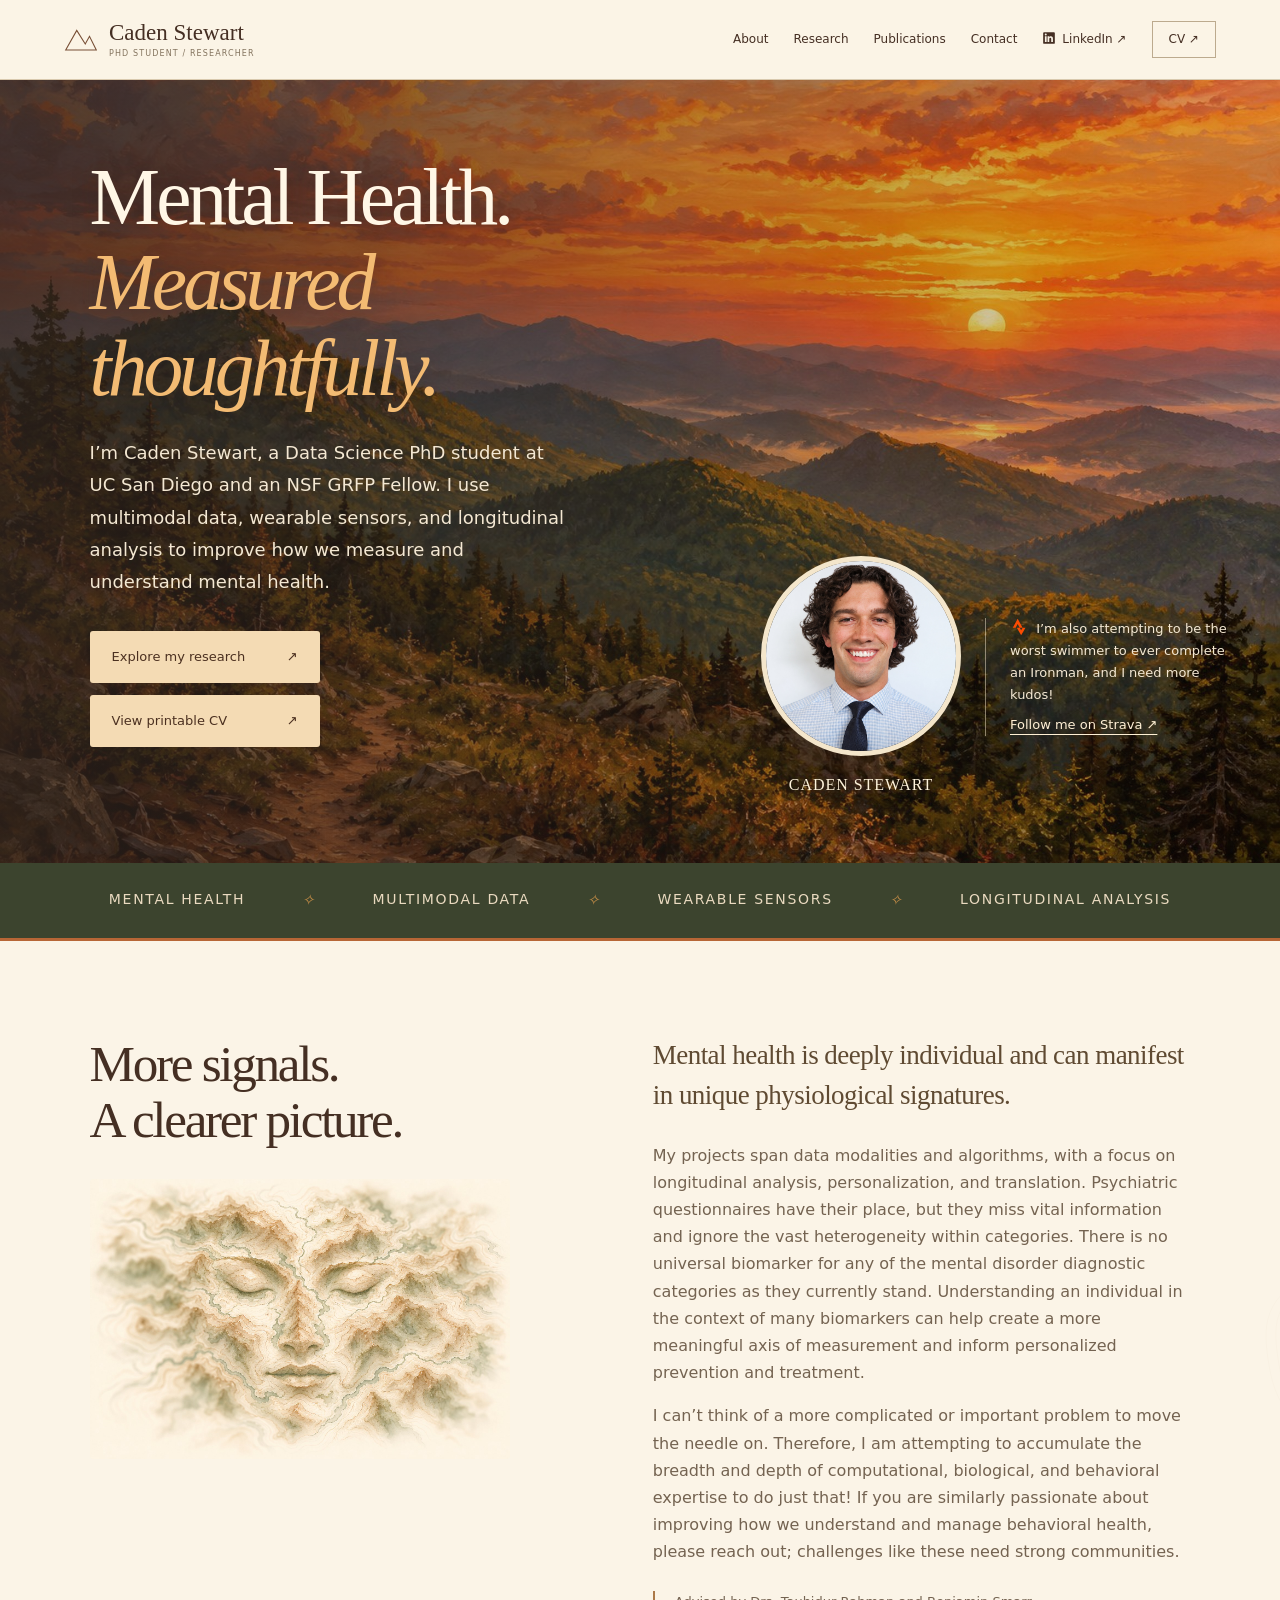
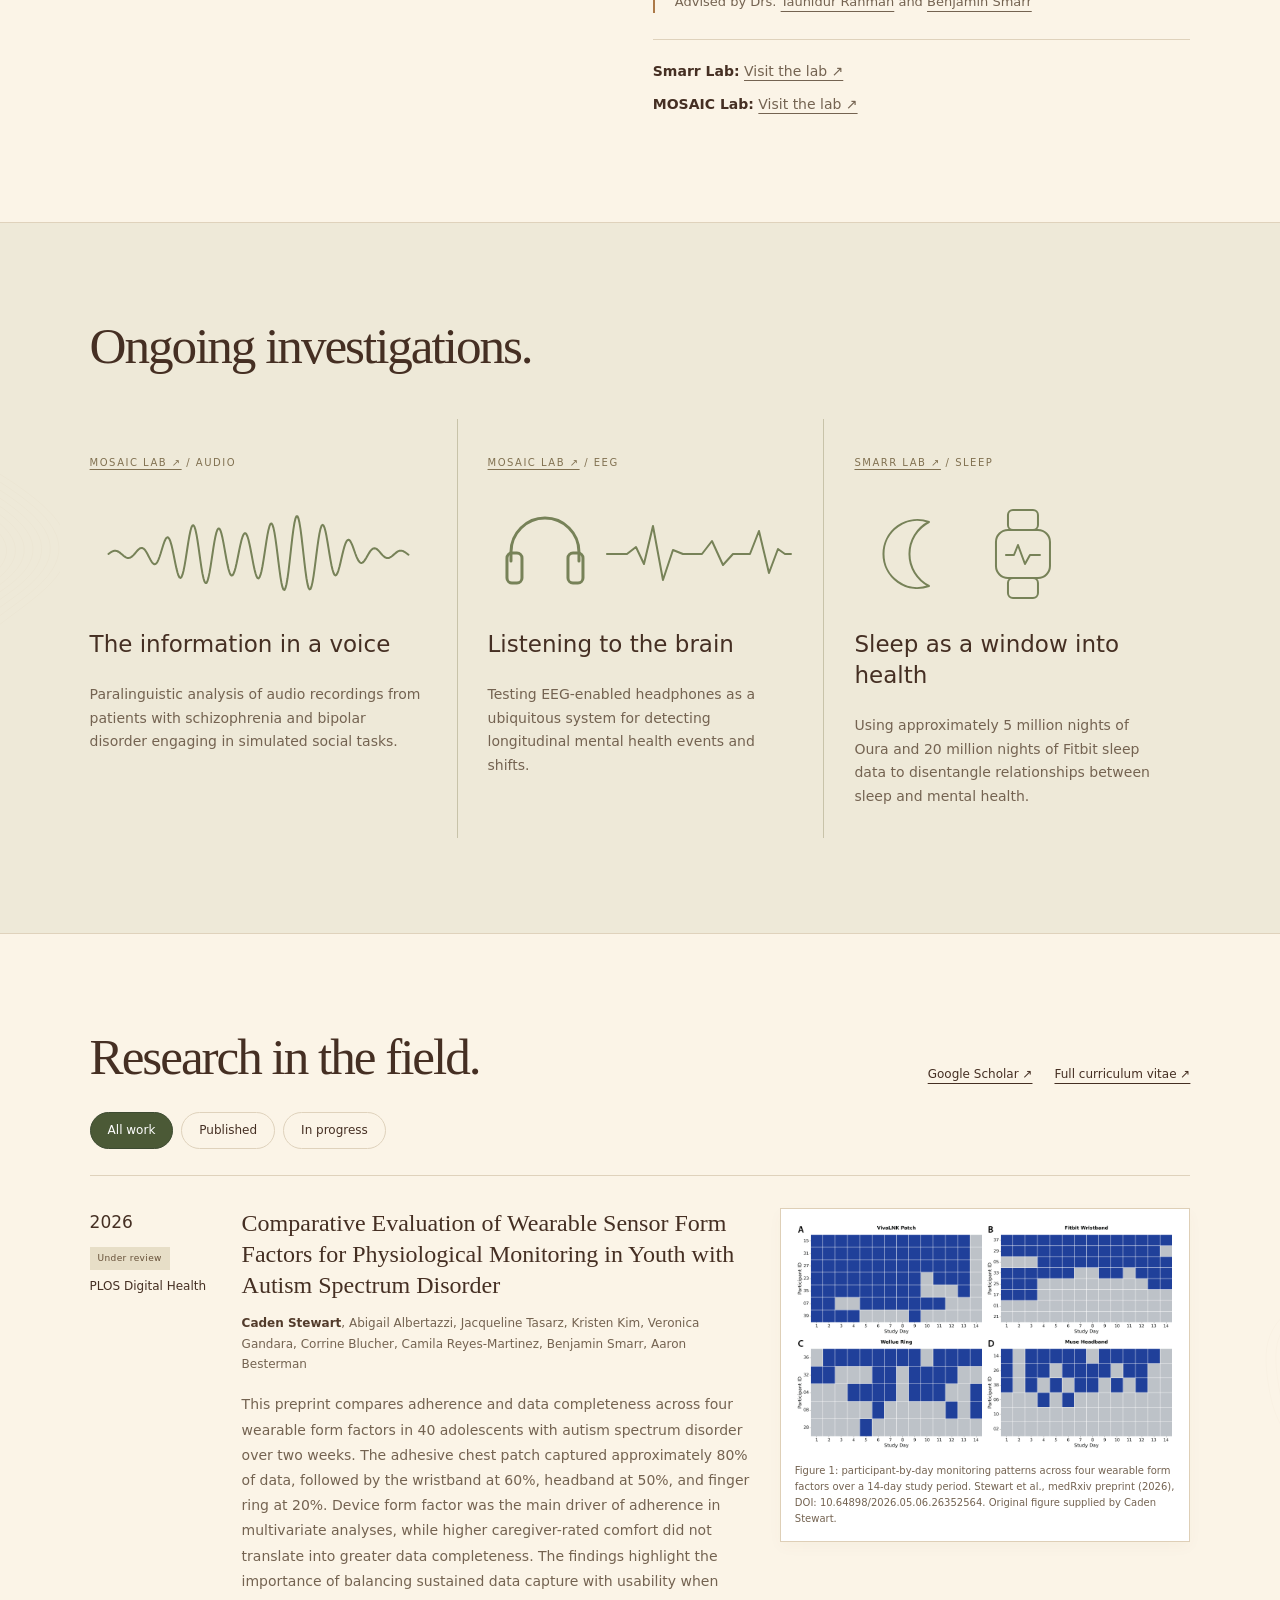
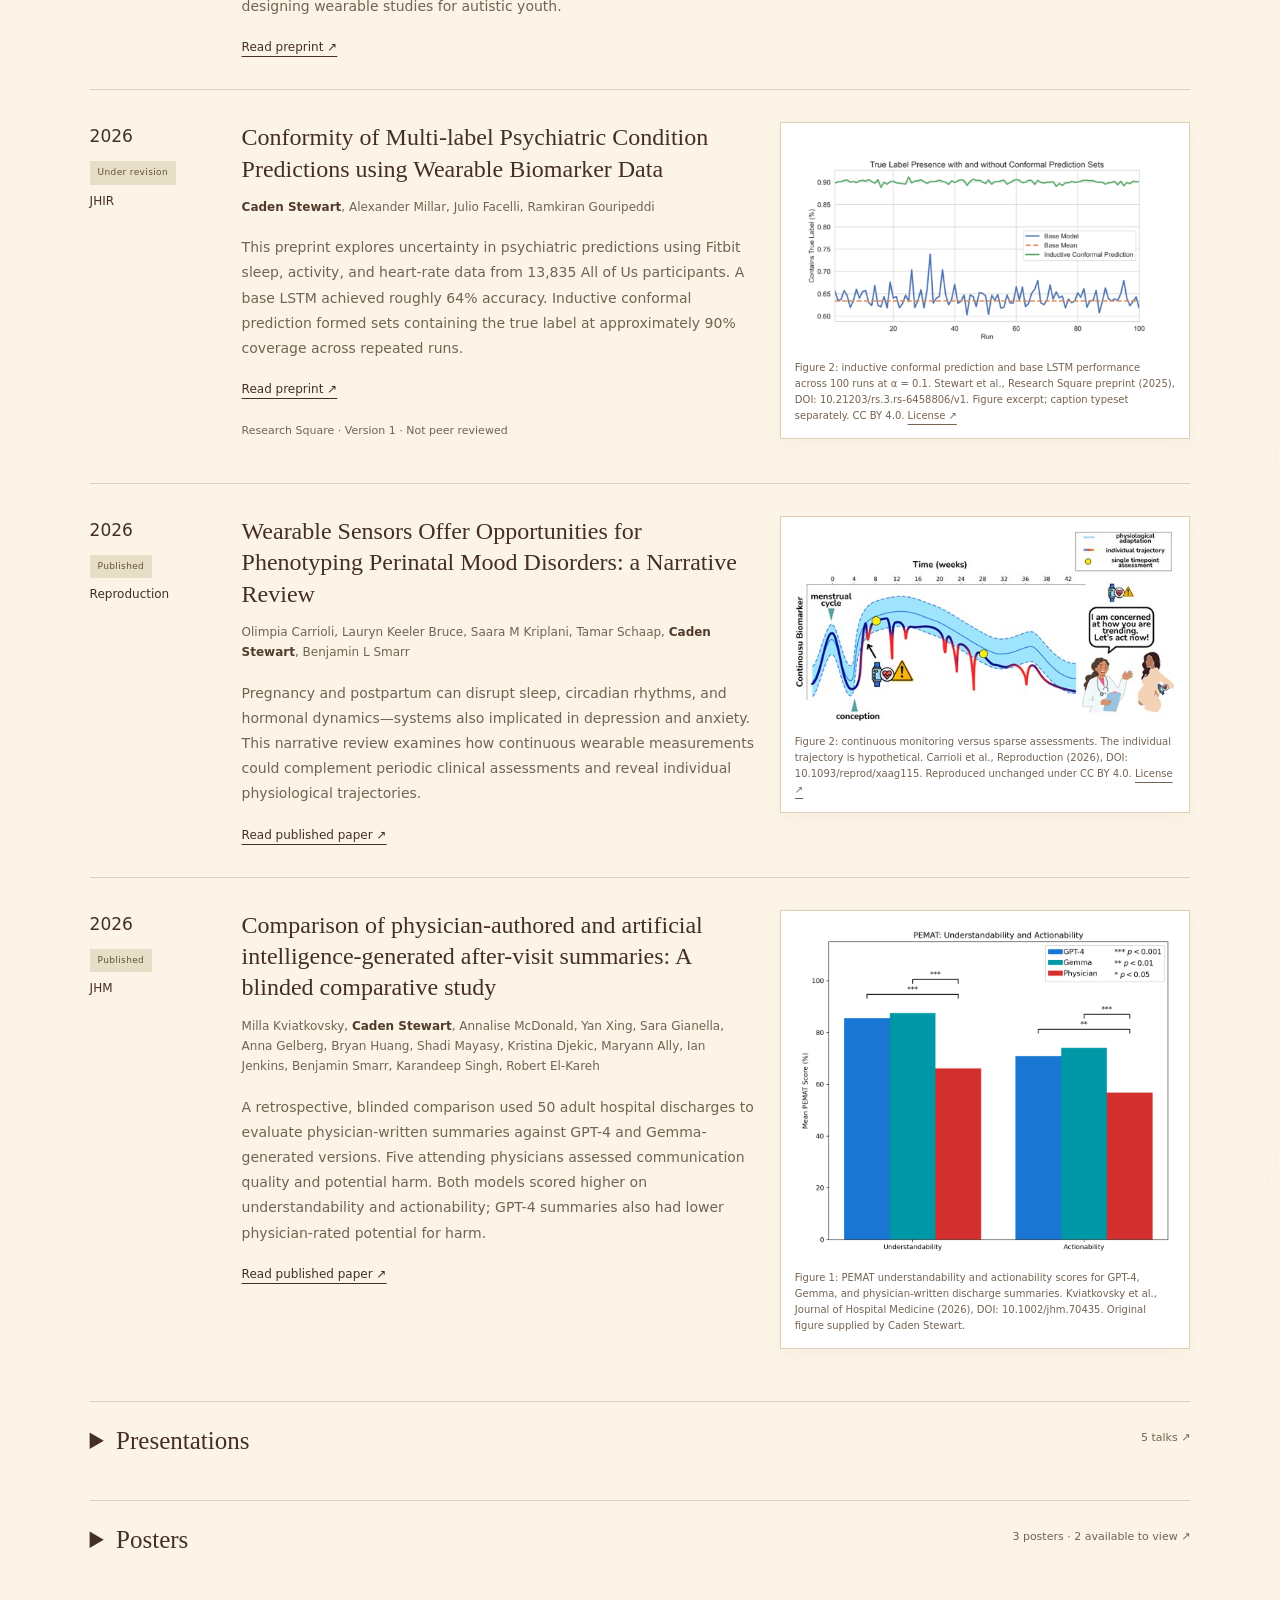
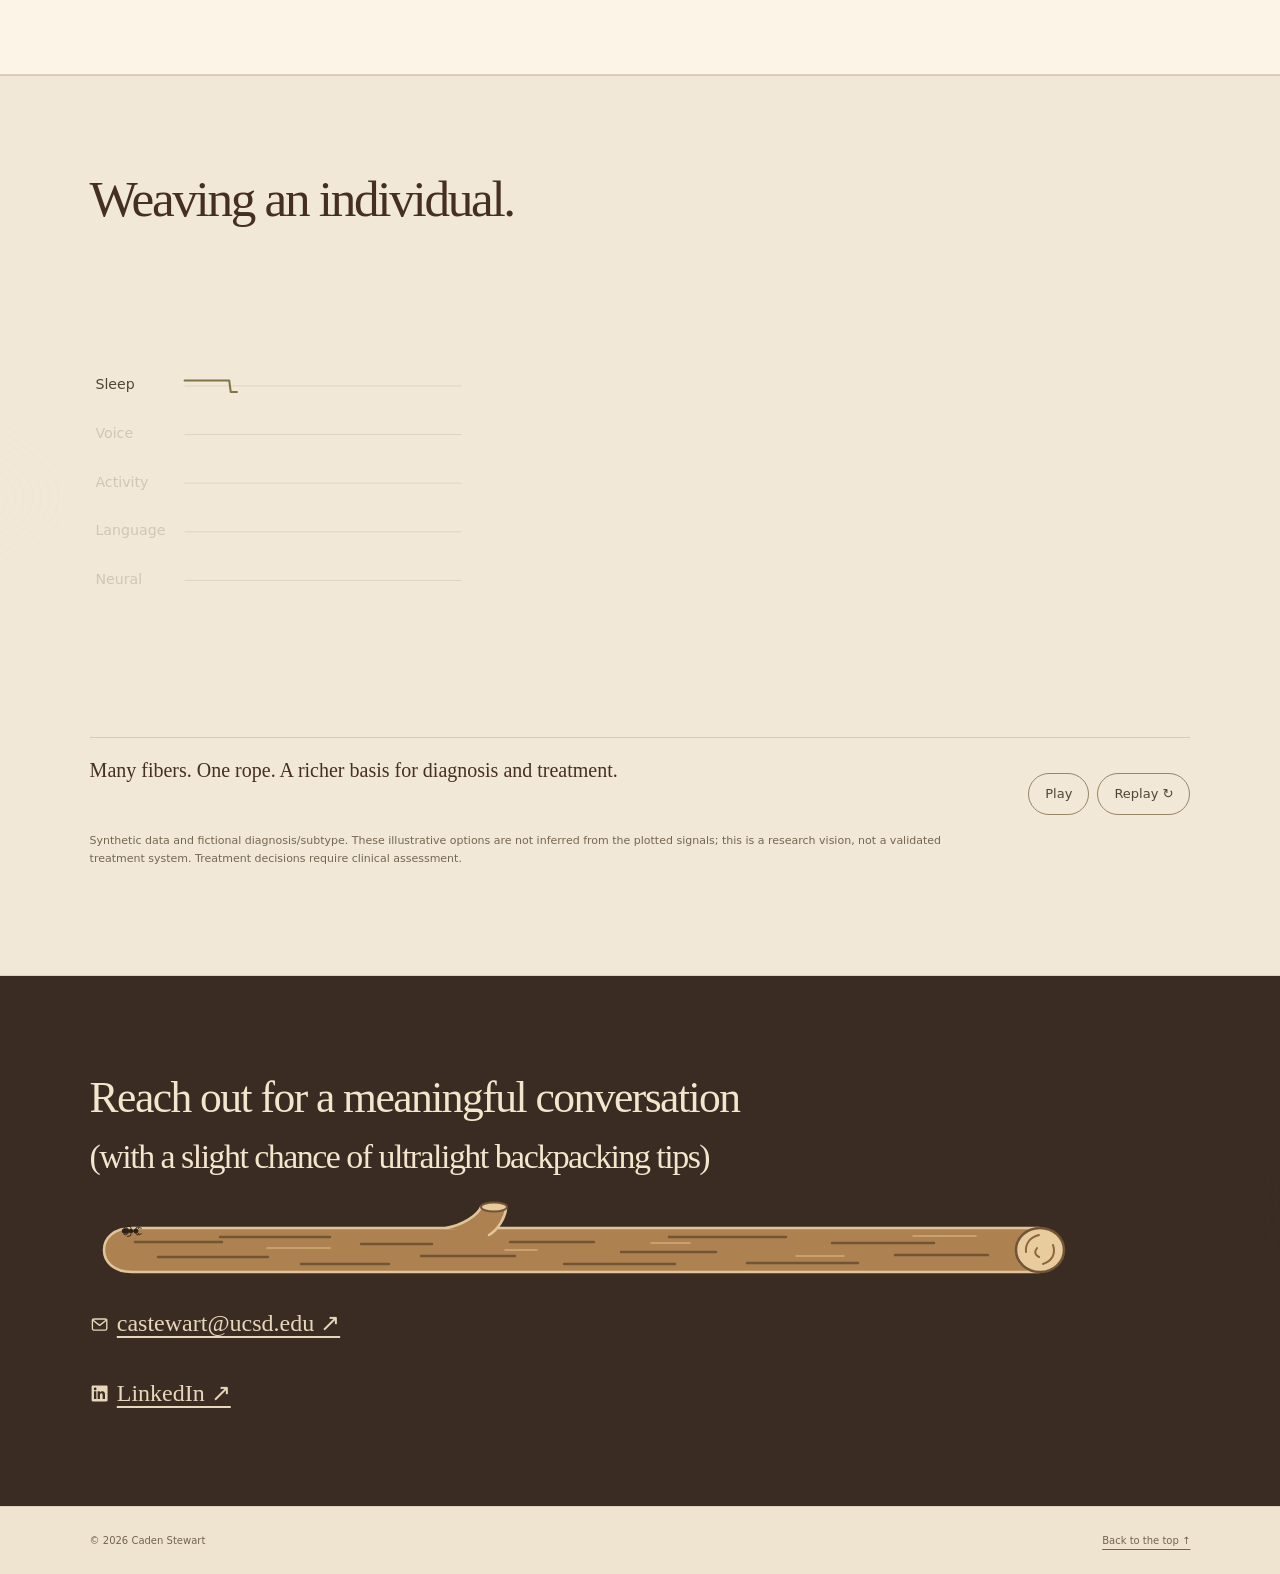
<file: index.html>
<!doctype html>
<html lang="en">
<head>
<meta charset="utf-8"><meta name="viewport" content="width=device-width,initial-scale=1">
<title>Caden Stewart | PhD Student · Data Science & Mental Health</title>
<meta name="description" content="Caden Stewart is a Data Science PhD student at UC San Diego studying mental health through multimodal data, wearable sensors, and longitudinal analysis.">
<meta name="theme-color" content="#4b2d20"><meta property="og:title" content="Caden Stewart | Data Science & Mental Health"><meta property="og:description" content="PhD student at UC San Diego. Exploring mental health through data, sensors, and personalized measurement."><meta property="og:type" content="website">
<link rel="icon" href="assets/favicon.svg" type="image/svg+xml"><link rel="stylesheet" href="styles.css">
<script src="content.js" defer></script><script src="script.js" defer></script><script src="signals.js" defer></script>
</head>
<body>
<a class="skip" href="#main">Skip to content</a>
<header><a class="brand" href="#home" aria-label="Caden Stewart home"><svg viewBox="0 0 40 30" aria-hidden="true"><path d="m2 27 13-23 10 16 5-9 8 16Z"/></svg>Caden Stewart<span class="brand-detail">PHD STUDENT / RESEARCHER</span></a><nav aria-label="Main navigation"><a href="#about">About</a><a href="#research">Research</a><a href="#publications">Publications</a><a href="#contact">Contact</a><a href="https://www.linkedin.com/in/curious-caden" target="_blank" rel="noopener noreferrer"><svg class="linkedin-logo" viewBox="0 0 24 24" aria-hidden="true" focusable="false"><path fill="currentColor" d="M20.45 2H3.55C2.69 2 2 2.68 2 3.52v16.96C2 21.32 2.69 22 3.55 22h16.9c.86 0 1.55-.68 1.55-1.52V3.52C22 2.68 21.31 2 20.45 2ZM7.93 18.75H4.98V9.2h2.95v9.55ZM6.45 7.9a1.71 1.71 0 1 1 0-3.42 1.71 1.71 0 0 1 0 3.42Zm12.3 10.85H15.8v-4.65c0-1.11-.02-2.54-1.55-2.54-1.55 0-1.79 1.21-1.79 2.46v4.73H9.51V9.2h2.83v1.3h.04c.4-.75 1.36-1.55 2.8-1.55 2.99 0 3.57 1.97 3.57 4.53v5.27Z"/></svg>LinkedIn ↗</a><a class="nav-cv" href="cv.html">CV ↗</a></nav></header>
<main id="main">
<section class="hero" id="home"><video class="hero-mist" autoplay muted loop playsinline preload="metadata" poster="assets/painted-sunset.jpg" aria-hidden="true" tabindex="-1"><source src="assets/painted-sunset-mist.mp4" type="video/mp4"></video><div class="hero-shade" aria-hidden="true"></div><div class="hero-copy"><h1>Mental Health.<br><em>Measured thoughtfully.</em></h1><p class="hero-intro">I’m Caden Stewart, a Data Science PhD student at UC San Diego and an NSF GRFP Fellow. I use multimodal data, wearable sensors, and longitudinal analysis to improve how we measure and understand mental health.</p><div class="actions"><a class="button" href="#research">Explore my research <span>↗</span></a><a class="button" href="cv.html">View printable CV <span>↗</span></a></div></div><div class="landscape"><div class="portrait-group"><img class="headshot" src="assets/caden-headshot-centered.jpg" alt="Caden Stewart" width="1254" height="1254" fetchpriority="high"><div class="portrait-label">CADEN STEWART</div></div><p class="strava-note"><img class="strava-logo" src="assets/strava.svg" alt="Strava" width="18" height="18"> I’m also attempting to be the worst swimmer to ever complete an Ironman, and I need more kudos!<br><a class="strava-follow" href="https://strava.app.link/uzASNI6hd7b" target="_blank" rel="noopener noreferrer">Follow me on Strava ↗</a></p></div></section>
<div class="interest-strip"><span>MENTAL HEALTH</span><i>✧</i><span>MULTIMODAL DATA</span><i>✧</i><span>WEARABLE SENSORS</span><i>✧</i><span>LONGITUDINAL ANALYSIS</span></div>
<section id="about" class="section about"><div><h2>More signals.<br>A clearer picture.</h2><div class="about-visual"><img class="about-map" src="assets/topographic-face.jpg" alt="Topographic ridges form a peaceful face with closed eyes, with softly blurred and sharply defined contour lines." width="1536" height="1024" loading="lazy"><video class="about-mist" autoplay muted loop playsinline preload="metadata" poster="assets/topographic-face.jpg" aria-hidden="true" tabindex="-1"><source src="assets/topographic-face-mist.mp4" type="video/mp4"></video></div></div><div><p class="large">Mental health is deeply individual and can manifest in unique physiological signatures.</p><p>My projects span data modalities and algorithms, with a focus on longitudinal analysis, personalization, and translation. Psychiatric questionnaires have their place, but they miss vital information and ignore the vast heterogeneity within categories. There is no universal biomarker for any of the mental disorder diagnostic categories as they currently stand. Understanding an individual in the context of many biomarkers can help create a more meaningful axis of measurement and inform personalized prevention and treatment.</p><p>I can’t think of a more complicated or important problem to move the needle on. Therefore, I am attempting to accumulate the breadth and depth of computational, biological, and behavioral expertise to do just that! If you are similarly passionate about improving how we understand and manage behavioral health, please reach out; challenges like these need strong communities.</p><p class="advisor">Advised by Drs. <a href="https://mosaic-laboratory.github.io/" target="_blank" rel="noopener noreferrer">Tauhidur Rahman</a> and <a href="https://smarr.ucsd.edu/" target="_blank" rel="noopener noreferrer">Benjamin Smarr</a></p><div class="lab-links" aria-label="Research labs"><p><strong>Smarr Lab:</strong> <a href="https://smarr.ucsd.edu/" target="_blank" rel="noopener noreferrer">Visit the lab ↗</a></p><p><strong>MOSAIC Lab:</strong> <a href="https://mosaic-laboratory.github.io/" target="_blank" rel="noopener noreferrer">Visit the lab ↗</a></p></div></div></section>
<section id="research" class="research section"><div class="section-heading"><div><h2>Ongoing investigations.</h2></div></div><div class="project-grid"><article class="project"><span class="project-number"><a href="https://mosaic-laboratory.github.io/" target="_blank" rel="noopener noreferrer">MOSAIC LAB ↗</a> / AUDIO</span><svg class="signal audio-wave" viewBox="0 0 300 100" aria-hidden="true"><path d="M0,50.00 L1,49.25 L2,48.53 L3,47.89 L4,47.37 L5,46.98 L6,46.77 L7,46.74 L8,46.90 L9,47.24 L10,47.75 L11,48.41 L12,49.17 L13,50.00 L14,50.86 L15,51.69 L16,52.46 L17,53.11 L18,53.61 L19,53.92 L20,54.01 L21,53.87 L22,53.49 L23,52.89 L24,52.08 L25,51.10 L26,50.00 L27,48.82 L28,47.64 L29,46.52 L30,45.52 L31,44.73 L32,44.19 L33,43.97 L34,44.10 L35,44.60 L36,45.47 L37,46.70 L38,48.23 L39,50.00 L40,51.92 L41,53.89 L42,55.78 L43,57.48 L44,58.86 L45,59.80 L46,60.21 L47,60.02 L48,59.19 L49,57.71 L50,55.62 L51,53.01 L52,50.00 L53,46.75 L54,43.44 L55,40.29 L56,37.50 L57,35.29 L58,33.83 L59,33.27 L60,33.71 L61,35.19 L62,37.68 L63,41.10 L64,45.28 L65,50.00 L66,55.00 L67,59.96 L68,64.59 L69,68.56 L70,71.59 L71,73.45 L72,73.96 L73,73.04 L74,70.68 L75,66.97 L76,62.10 L77,56.34 L78,50.00 L79,43.48 L80,37.17 L81,31.47 L82,26.75 L83,23.32 L84,21.43 L85,21.21 L86,22.71 L87,25.85 L88,30.45 L89,36.26 L90,42.91 L91,50.00 L92,57.10 L93,63.78 L94,69.64 L95,74.30 L96,77.51 L97,79.07 L98,78.92 L99,77.06 L100,73.65 L101,68.90 L102,63.13 L103,56.70 L104,50.00 L105,43.44 L106,37.41 L107,32.24 L108,28.24 L109,25.59 L110,24.42 L111,24.77 L112,26.56 L113,29.65 L114,33.83 L115,38.83 L116,44.33 L117,50.00 L118,55.52 L119,60.58 L120,64.91 L121,68.29 L122,70.54 L123,71.57 L124,71.36 L125,69.94 L126,67.41 L127,63.93 L128,59.70 L129,54.97 L130,50.00 L131,45.06 L132,40.41 L133,36.31 L134,32.99 L135,30.62 L136,29.33 L137,29.22 L138,30.30 L139,32.52 L140,35.79 L141,39.94 L142,44.76 L143,50.00 L144,55.37 L145,60.58 L146,65.32 L147,69.30 L148,72.27 L149,74.04 L150,74.44 L151,73.41 L152,70.97 L153,67.19 L154,62.26 L155,56.43 L156,50.00 L157,43.34 L158,36.85 L159,30.91 L160,25.90 L161,22.15 L162,19.95 L163,19.46 L164,20.79 L165,23.89 L166,28.65 L167,34.82 L168,42.08 L169,50.00 L170,58.13 L171,65.98 L172,73.06 L173,78.93 L174,83.20 L175,85.58 L176,85.90 L177,84.09 L178,80.23 L179,74.52 L180,67.29 L181,58.95 L182,50.00 L183,40.97 L184,32.41 L185,24.84 L186,18.72 L187,14.43 L188,12.23 L189,12.25 L190,14.49 L191,18.81 L192,24.94 L193,32.50 L194,41.03 L195,50.00 L196,58.88 L197,67.13 L198,74.26 L199,79.87 L200,83.63 L201,85.37 L202,85.01 L203,82.61 L204,78.36 L205,72.57 L206,65.61 L207,57.93 L208,50.00 L209,42.31 L210,35.31 L211,29.39 L212,24.87 L213,21.97 L214,20.80 L215,21.37 L216,23.59 L217,27.24 L218,32.06 L219,37.71 L220,43.81 L221,50.00 L222,55.89 L223,61.16 L224,65.52 L225,68.76 L226,70.74 L227,71.42 L228,70.82 L229,69.05 L230,66.29 L231,62.73 L232,58.66 L233,54.32 L234,50.00 L235,45.94 L236,42.38 L237,39.47 L238,37.36 L239,36.12 L240,35.76 L241,36.24 L242,37.48 L243,39.36 L244,41.72 L245,44.40 L246,47.22 L247,50.00 L248,52.59 L249,54.85 L250,56.67 L251,57.98 L252,58.75 L253,58.96 L254,58.64 L255,57.85 L256,56.67 L257,55.18 L258,53.51 L259,51.74 L260,50.00 L261,48.37 L262,46.94 L263,45.78 L264,44.93 L265,44.43 L266,44.27 L267,44.44 L268,44.92 L269,45.66 L270,46.60 L271,47.68 L272,48.84 L273,50.00 L274,51.10 L275,52.09 L276,52.91 L277,53.53 L278,53.93 L279,54.08 L280,54.00 L281,53.70 L282,53.20 L283,52.53 L284,51.74 L285,50.88 L286,50.00 L287,49.14 L288,48.35 L289,47.68 L290,47.15 L291,46.80 L292,46.64 L293,46.67 L294,46.89 L295,47.29 L296,47.83 L297,48.49 L298,49.23 L299,50.00 L300,50.76"/></svg><h3>The information in a voice</h3><p>Paralinguistic analysis of audio recordings from patients with schizophrenia and bipolar disorder engaging in simulated social tasks.</p></article><article class="project"><span class="project-number"><a href="https://mosaic-laboratory.github.io/" target="_blank" rel="noopener noreferrer">MOSAIC LAB ↗</a> / EEG</span><svg class="signal eeg-headphones" viewBox="0 0 300 100" aria-hidden="true"><g class="headphone-icon"><path d="M20 57V48a34 34 0 0 1 68 0v9"/><rect x="16" y="49" width="15" height="30" rx="5"/><rect x="77" y="49" width="15" height="30" rx="5"/></g><path class="eeg-wave" d="M116 50h20l9-7 8 17 9-38 10 54 10-30 10 4h19l10-13 11 24 10-11h17l9-23 10 42 9-24 7 5h6"/></svg><h3>Listening to the brain</h3><p>Testing EEG-enabled headphones as a ubiquitous system for detecting longitudinal mental health events and shifts.</p></article><article class="project"><span class="project-number"><a href="https://smarr.ucsd.edu/" target="_blank" rel="noopener noreferrer">SMARR LAB ↗</a> / SLEEP</span><svg class="signal sleep-wearable" viewBox="0 0 300 100" aria-hidden="true"><path class="moon-icon" d="M72 18a34 34 0 1 0 0 64 36 36 0 0 1 0-64Z"/><g class="wearable-icon"><rect x="151" y="6" width="30" height="20" rx="5"/><rect x="151" y="74" width="30" height="20" rx="5"/><rect x="139" y="26" width="54" height="48" rx="12"/><path d="M149 51h8l4-10 7 19 5-9h10"/></g></svg><h3>Sleep as a window into health</h3><p>Using approximately 5 million nights of Oura and 20 million nights of Fitbit sleep data to disentangle relationships between sleep and mental health.</p></article></div></section>
<section id="publications" class="section"><div class="section-heading"><div><h2>Research in the field.</h2></div><div class="publication-profiles"><a class="text-link" href="https://scholar.google.com/citations?user=ufbS260AAAAJ&amp;hl=en&amp;oi=ao" target="_blank" rel="noopener noreferrer">Google Scholar ↗</a><a class="text-link" href="cv.html">Full curriculum vitae ↗</a></div></div><div class="filters" role="group" aria-label="Filter publications" hidden><button class="selected" data-filter="all" aria-pressed="true">All work</button><button data-filter="Published" aria-pressed="false">Published</button><button data-filter="progress" aria-pressed="false">In progress</button></div><div id="publication-list"></div><noscript><p>The complete publications, presentations, and academic record are available in the <a href="cv.html">downloadable CV</a>. Enable JavaScript to view these lists on this page.</p></noscript><details class="talks"><summary>Presentations <span>5 talks ↗</span></summary><div id="presentation-list"></div></details><details class="talks"><summary>Posters <span>3 posters · 2 available to view ↗</span></summary><div id="poster-list"></div><a class="poster-link" href="https://www.linkedin.com/in/curious-caden" target="_blank" rel="noopener noreferrer"><svg class="linkedin-logo" viewBox="0 0 24 24" aria-hidden="true" focusable="false"><path fill="currentColor" d="M20.45 2H3.55C2.69 2 2 2.68 2 3.52v16.96C2 21.32 2.69 22 3.55 22h16.9c.86 0 1.55-.68 1.55-1.52V3.52C22 2.68 21.31 2 20.45 2ZM7.93 18.75H4.98V9.2h2.95v9.55ZM6.45 7.9a1.71 1.71 0 1 1 0-3.42 1.71 1.71 0 0 1 0 3.42Zm12.3 10.85H15.8v-4.65c0-1.11-.02-2.54-1.55-2.54-1.55 0-1.79 1.21-1.79 2.46v4.73H9.51V9.2h2.83v1.3h.04c.4-.75 1.36-1.55 2.8-1.55 2.99 0 3.57 1.97 3.57 4.53v5.27Z"/></svg>Explore more on LinkedIn ↗</a></details></section>
<section id="signals" class="section signals-demo" aria-labelledby="signals-title">
<div class="signals-heading"><h2 id="signals-title">Weaving an individual.</h2></div>
<div class="signals-stage"><div class="signals-visual"><svg id="signals-svg" viewBox="0 0 1000 430" role="img" aria-labelledby="signals-svg-title signals-svg-desc"><title id="signals-svg-title">Five sensing modalities weave into a rope</title><desc id="signals-svg-desc">Synthetic sleep, voice, activity, language, and neural timelines converge into five interwoven strands. The rope represents complementary information, not diagnostic certainty.</desc></svg></div>
<div class="signals-plan" id="signals-plan"><span class="signals-plan-label">Hypothetical clinical decision support</span><h3>Diagnosis C — Subtype 4</h3><div class="signals-tip"><strong>Medication decrease</strong><p>Prescriber reviews a gradual dose reduction to address reported side effects, with symptom monitoring.</p></div><div class="signals-tip"><strong>Transcranial magnetic stimulation (TMS)</strong><p>Specialist evaluates eligibility and selects an appropriate treatment protocol.</p></div><div class="signals-tip"><strong>Daily biofeedback exercises</strong><p>Practice clinician-guided breathing with real-time heart-rate feedback; adapt exercises to the individual’s response.</p></div></div></div>
<div class="signals-controls"><p id="signals-caption">Many fibers. One rope. A richer basis for diagnosis and treatment.</p><div><button type="button" id="signals-pause">Pause</button><button type="button" id="signals-replay">Replay ↻</button></div></div>
<p class="signals-note">Synthetic data and fictional diagnosis/subtype. These illustrative options are not inferred from the plotted signals; this is a research vision, not a validated treatment system. Treatment decisions require clinical assessment.</p>
<noscript><p>Sleep, voice, activity, language, and neural measurements offer complementary perspectives. The fictional treatment example illustrates a research vision for clinician-reviewed, targeted care.</p></noscript>
</section>
<section id="contact" class="section contact"><h2>Reach out for a meaningful conversation<span class="contact-aside">(with a slight chance of ultralight backpacking tips)</span></h2><div class="log-scene"><img class="contact-underline" src="assets/log-underline.svg" alt="A long, thin log with a small branch and visible wood grain" width="1000" height="80" loading="lazy"><svg class="log-ant" viewBox="0 0 32 20" aria-hidden="true" focusable="false" fill="#2c2118" stroke="#2c2118" stroke-width="1.3" stroke-linecap="round" stroke-linejoin="round"><g class="ant-legs-a" fill="none"><path d="m14 9-5-5-3 1m11 6-2 6-4 1m10-8 4-6 3 1"/></g><g class="ant-legs-b" fill="none"><path d="m14 11-5 5-3-1m11-6-2-6-4-1m10 8 4 6 3-1"/></g><ellipse cx="8" cy="10" rx="5" ry="3.6"/><ellipse cx="16" cy="10" rx="3" ry="2.5"/><circle cx="23" cy="10" r="3"/><path d="m25 8 3-3 3 1m-6 6 3 3 3-1" fill="none"/></svg></div><a class="contact-email" href="mailto:castewart@ucsd.edu"><svg class="email-icon" viewBox="0 0 24 24" aria-hidden="true" focusable="false" fill="none" stroke="currentColor" stroke-width="1.7" stroke-linecap="round" stroke-linejoin="round"><rect x="3" y="5" width="18" height="14" rx="2"/><path d="m3 6 9 7 9-7"/></svg>castewart@ucsd.edu ↗</a><div class="contact-links"><a href="https://www.linkedin.com/in/curious-caden" target="_blank" rel="noopener noreferrer"><svg class="linkedin-logo" viewBox="0 0 24 24" aria-hidden="true" focusable="false"><path fill="currentColor" d="M20.45 2H3.55C2.69 2 2 2.68 2 3.52v16.96C2 21.32 2.69 22 3.55 22h16.9c.86 0 1.55-.68 1.55-1.52V3.52C22 2.68 21.31 2 20.45 2ZM7.93 18.75H4.98V9.2h2.95v9.55ZM6.45 7.9a1.71 1.71 0 1 1 0-3.42 1.71 1.71 0 0 1 0 3.42Zm12.3 10.85H15.8v-4.65c0-1.11-.02-2.54-1.55-2.54-1.55 0-1.79 1.21-1.79 2.46v4.73H9.51V9.2h2.83v1.3h.04c.4-.75 1.36-1.55 2.8-1.55 2.99 0 3.57 1.97 3.57 4.53v5.27Z"/></svg>LinkedIn ↗</a></div></section>
</main><footer><span>© <span id="year">2026</span> Caden Stewart</span><a href="#home">Back to the top ↑</a></footer>
</body></html>
</file>
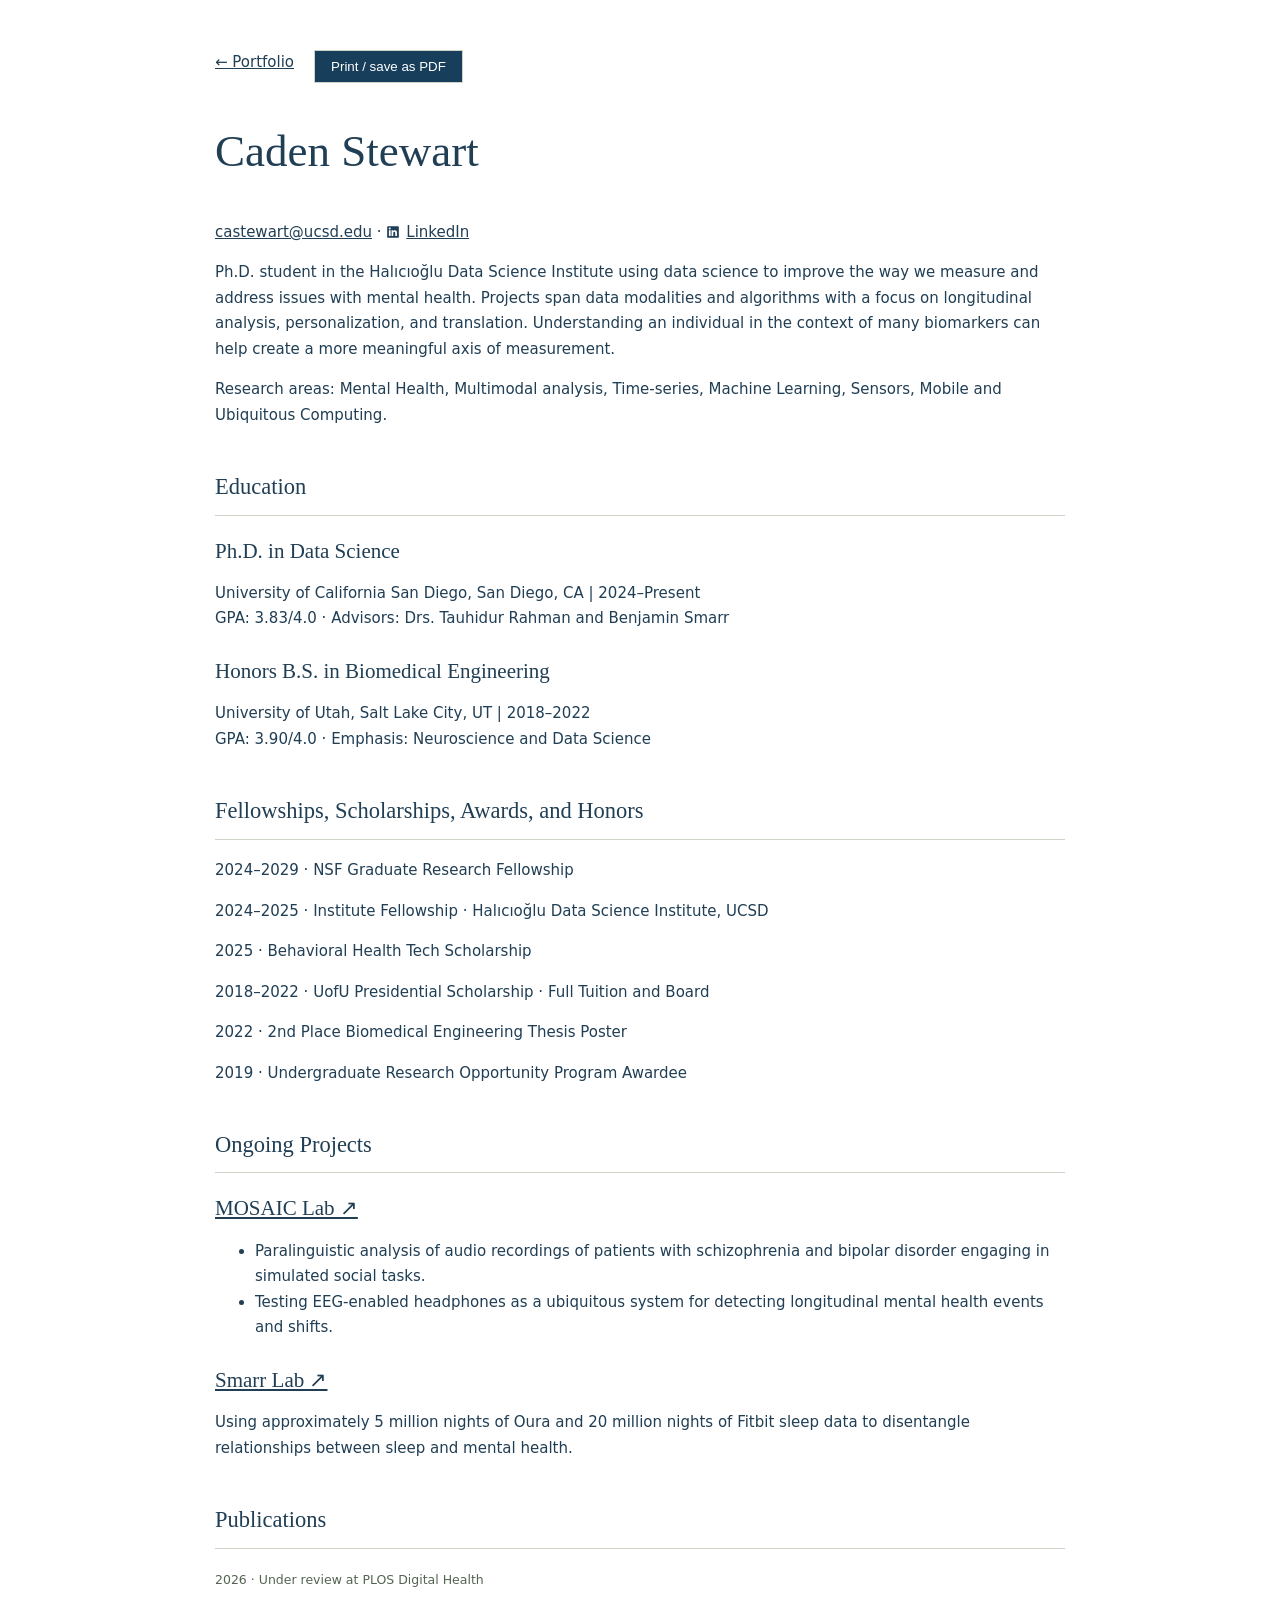
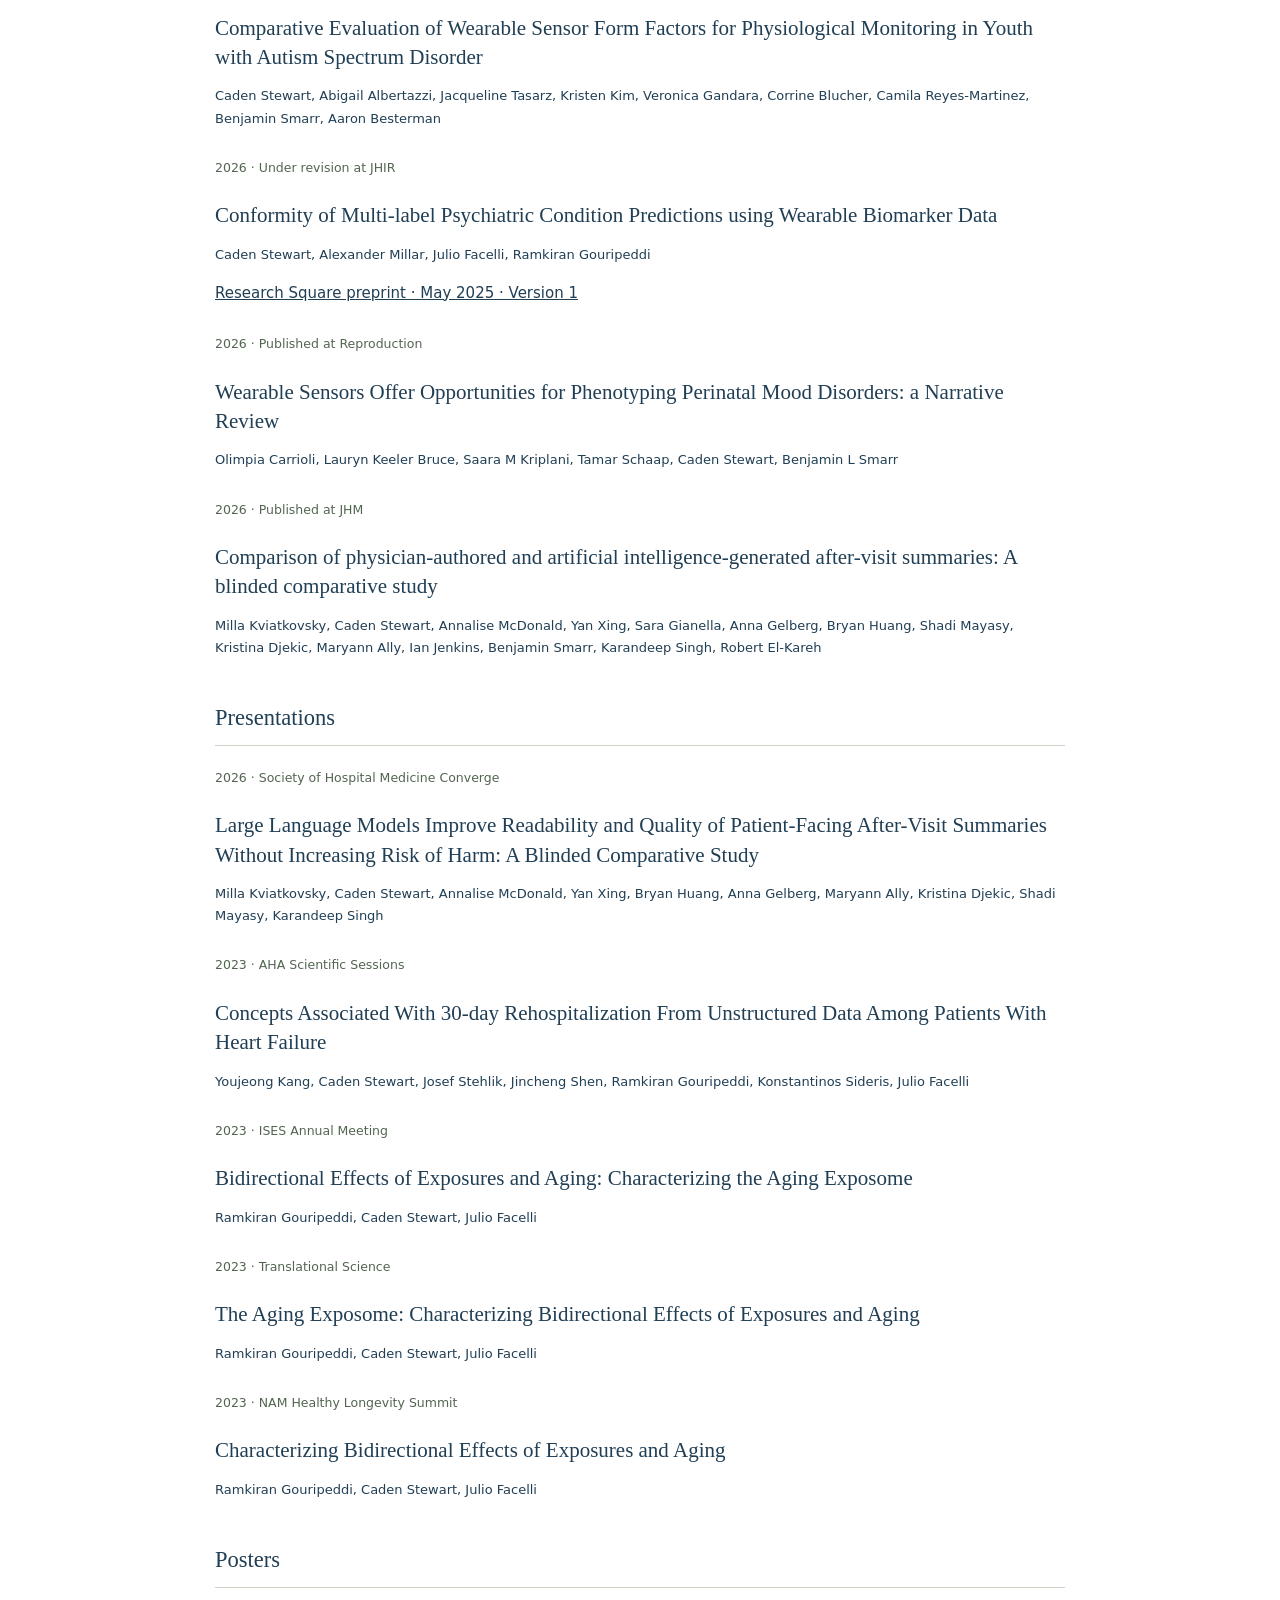
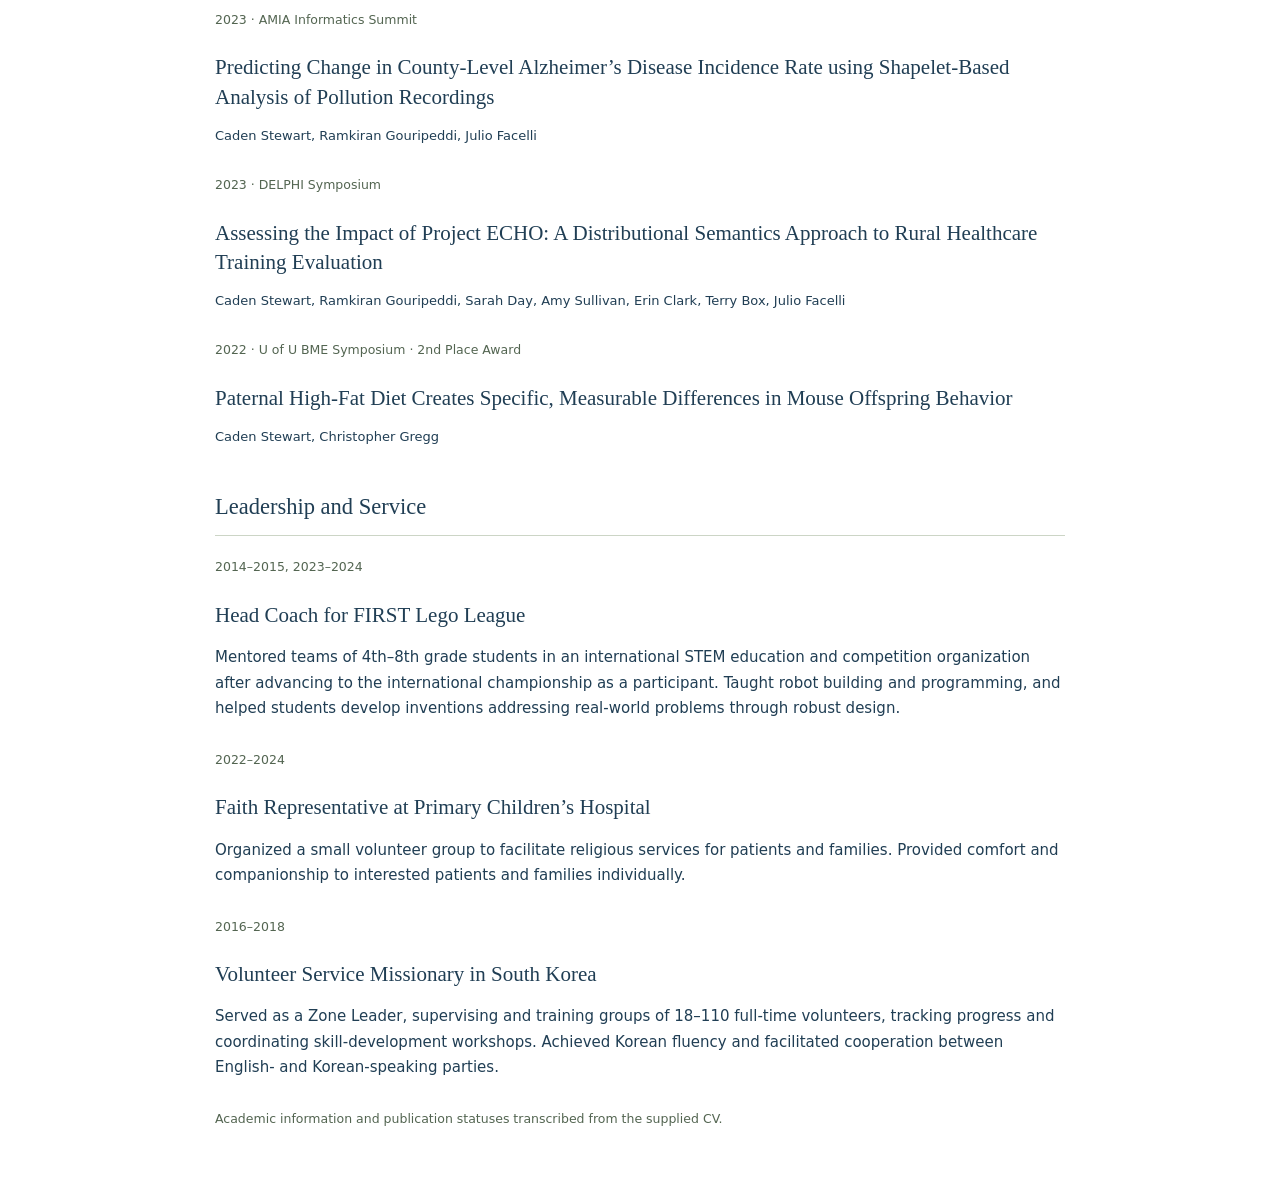
<file: cv.html>
<!doctype html><html lang="en"><head><meta charset="utf-8"><meta name="viewport" content="width=device-width,initial-scale=1"><title>Caden Stewart | Curriculum Vitae</title><link rel="icon" href="assets/favicon.svg"><style>body{max-width:850px;margin:50px auto;padding:0 25px;color:#203e54;font:15px/1.7 system-ui,sans-serif}h1,h2,h3{font-family:Georgia,serif;font-weight:400}h1{font-size:45px}h2{border-bottom:1px solid #ccd5c6;padding-bottom:8px;margin-top:40px}h3{font-size:21px;line-height:1.4;margin-bottom:8px}article{margin-bottom:25px}a{color:inherit}small{color:#536551}.toolbar{display:flex;gap:20px}button{padding:8px 16px;border:1px solid #ccd5c6;background:#173e5a;color:white;cursor:pointer}.authors{font-size:13px}@media print{body{margin:0;max-width:none}.toolbar{display:none}a{text-decoration:none}h2,h3{break-after:avoid}article{break-inside:avoid}}.linkedin-logo{display:inline-block;width:14px;height:14px;vertical-align:-2px;margin-right:6px;flex-shrink:0}</style></head><body><div class="toolbar"><a href="index.html">← Portfolio</a><button id="print">Print / save as PDF</button></div><h1>Caden Stewart</h1><p><a href="mailto:castewart@ucsd.edu">castewart@ucsd.edu</a> · <a href="https://www.linkedin.com/in/curious-caden"><svg class="linkedin-logo" viewBox="0 0 24 24" aria-hidden="true" focusable="false"><path fill="currentColor" d="M20.45 2H3.55C2.69 2 2 2.68 2 3.52v16.96C2 21.32 2.69 22 3.55 22h16.9c.86 0 1.55-.68 1.55-1.52V3.52C22 2.68 21.31 2 20.45 2ZM7.93 18.75H4.98V9.2h2.95v9.55ZM6.45 7.9a1.71 1.71 0 1 1 0-3.42 1.71 1.71 0 0 1 0 3.42Zm12.3 10.85H15.8v-4.65c0-1.11-.02-2.54-1.55-2.54-1.55 0-1.79 1.21-1.79 2.46v4.73H9.51V9.2h2.83v1.3h.04c.4-.75 1.36-1.55 2.8-1.55 2.99 0 3.57 1.97 3.57 4.53v5.27Z"/></svg>LinkedIn</a></p><p>Ph.D. student in the Halıcıoğlu Data Science Institute using data science to improve the way we measure and address issues with mental health. Projects span data modalities and algorithms with a focus on longitudinal analysis, personalization, and translation. Understanding an individual in the context of many biomarkers can help create a more meaningful axis of measurement.</p><p>Research areas: Mental Health, Multimodal analysis, Time-series, Machine Learning, Sensors, Mobile and Ubiquitous Computing.</p><h2>Education</h2><article><h3>Ph.D. in Data Science</h3><p>University of California San Diego, San Diego, CA | 2024–Present<br>GPA: 3.83/4.0 · Advisors: Drs. Tauhidur Rahman and Benjamin Smarr</p></article><article><h3>Honors B.S. in Biomedical Engineering</h3><p>University of Utah, Salt Lake City, UT | 2018–2022<br>GPA: 3.90/4.0 · Emphasis: Neuroscience and Data Science</p></article><h2>Fellowships, Scholarships, Awards, and Honors</h2><p>2024–2029 · NSF Graduate Research Fellowship</p><p>2024–2025 · Institute Fellowship · Halıcıoğlu Data Science Institute, UCSD</p><p>2025 · Behavioral Health Tech Scholarship</p><p>2018–2022 · UofU Presidential Scholarship · Full Tuition and Board</p><p>2022 · 2nd Place Biomedical Engineering Thesis Poster</p><p>2019 · Undergraduate Research Opportunity Program Awardee</p><h2>Ongoing Projects</h2><article><h3><a href="https://mosaic-laboratory.github.io/">MOSAIC Lab ↗</a></h3><ul><li>Paralinguistic analysis of audio recordings of patients with schizophrenia and bipolar disorder engaging in simulated social tasks.</li><li>Testing EEG-enabled headphones as a ubiquitous system for detecting longitudinal mental health events and shifts.</li></ul></article><article><h3><a href="https://smarr.ucsd.edu/">Smarr Lab ↗</a></h3><p>Using approximately 5 million nights of Oura and 20 million nights of Fitbit sleep data to disentangle relationships between sleep and mental health.</p></article><h2>Publications</h2><article><small>2026 · Under review at PLOS Digital Health</small><h3>Comparative Evaluation of Wearable Sensor Form Factors for Physiological Monitoring in Youth with Autism Spectrum Disorder</h3><p class="authors">Caden Stewart, Abigail Albertazzi, Jacqueline Tasarz, Kristen Kim, Veronica Gandara, Corrine Blucher, Camila Reyes-Martinez, Benjamin Smarr, Aaron Besterman</p></article><article><small>2026 · Under revision at JHIR</small><h3>Conformity of Multi-label Psychiatric Condition Predictions using Wearable Biomarker Data</h3><p class="authors">Caden Stewart, Alexander Millar, Julio Facelli, Ramkiran Gouripeddi</p><p><a href="https://doi.org/10.21203/rs.3.rs-6458806/v1">Research Square preprint · May 2025 · Version 1</a></p></article><article><small>2026 · Published at Reproduction</small><h3>Wearable Sensors Offer Opportunities for Phenotyping Perinatal Mood Disorders: a Narrative Review</h3><p class="authors">Olimpia Carrioli, Lauryn Keeler Bruce, Saara M Kriplani, Tamar Schaap, Caden Stewart, Benjamin L Smarr</p></article><article><small>2026 · Published at JHM</small><h3>Comparison of physician-authored and artificial intelligence-generated after-visit summaries: A blinded comparative study</h3><p class="authors">Milla Kviatkovsky, Caden Stewart, Annalise McDonald, Yan Xing, Sara Gianella, Anna Gelberg, Bryan Huang, Shadi Mayasy, Kristina Djekic, Maryann Ally, Ian Jenkins, Benjamin Smarr, Karandeep Singh, Robert El-Kareh</p></article><h2>Presentations</h2><article><small>2026 · Society of Hospital Medicine Converge</small><h3>Large Language Models Improve Readability and Quality of Patient-Facing After-Visit Summaries Without Increasing Risk of Harm: A Blinded Comparative Study</h3><p class="authors">Milla Kviatkovsky, Caden Stewart, Annalise McDonald, Yan Xing, Bryan Huang, Anna Gelberg, Maryann Ally, Kristina Djekic, Shadi Mayasy, Karandeep Singh</p></article><article><small>2023 · AHA Scientific Sessions</small><h3>Concepts Associated With 30-day Rehospitalization From Unstructured Data Among Patients With Heart Failure</h3><p class="authors">Youjeong Kang, Caden Stewart, Josef Stehlik, Jincheng Shen, Ramkiran Gouripeddi, Konstantinos Sideris, Julio Facelli</p></article><article><small>2023 · ISES Annual Meeting</small><h3>Bidirectional Effects of Exposures and Aging: Characterizing the Aging Exposome</h3><p class="authors">Ramkiran Gouripeddi, Caden Stewart, Julio Facelli</p></article><article><small>2023 · Translational Science</small><h3>The Aging Exposome: Characterizing Bidirectional Effects of Exposures and Aging</h3><p class="authors">Ramkiran Gouripeddi, Caden Stewart, Julio Facelli</p></article><article><small>2023 · NAM Healthy Longevity Summit</small><h3>Characterizing Bidirectional Effects of Exposures and Aging</h3><p class="authors">Ramkiran Gouripeddi, Caden Stewart, Julio Facelli</p></article><h2>Posters</h2><article><small>2023 · AMIA Informatics Summit</small><h3>Predicting Change in County-Level Alzheimer’s Disease Incidence Rate using Shapelet-Based Analysis of Pollution Recordings</h3><p class="authors">Caden Stewart, Ramkiran Gouripeddi, Julio Facelli</p></article><article><small>2023 · DELPHI Symposium</small><h3>Assessing the Impact of Project ECHO: A Distributional Semantics Approach to Rural Healthcare Training Evaluation</h3><p class="authors">Caden Stewart, Ramkiran Gouripeddi, Sarah Day, Amy Sullivan, Erin Clark, Terry Box, Julio Facelli</p></article><article><small>2022 · U of U BME Symposium · 2nd Place Award</small><h3>Paternal High-Fat Diet Creates Specific, Measurable Differences in Mouse Offspring Behavior</h3><p class="authors">Caden Stewart, Christopher Gregg</p></article><h2>Leadership and Service</h2><article><small>2014–2015, 2023–2024</small><h3>Head Coach for FIRST Lego League</h3><p>Mentored teams of 4th–8th grade students in an international STEM education and competition organization after advancing to the international championship as a participant. Taught robot building and programming, and helped students develop inventions addressing real-world problems through robust design.</p></article><article><small>2022–2024</small><h3>Faith Representative at Primary Children’s Hospital</h3><p>Organized a small volunteer group to facilitate religious services for patients and families. Provided comfort and companionship to interested patients and families individually.</p></article><article><small>2016–2018</small><h3>Volunteer Service Missionary in South Korea</h3><p>Served as a Zone Leader, supervising and training groups of 18–110 full-time volunteers, tracking progress and coordinating skill-development workshops. Achieved Korean fluency and facilitated cooperation between English- and Korean-speaking parties.</p></article><p><small>Academic information and publication statuses transcribed from the supplied CV.</small></p><script>document.getElementById("print").addEventListener("click",()=>window.print())</script></body></html>
</file>
<file: styles.css>
:root{--pine:#173e5a;--forest:#264e6b;--ivory:#f5f8fb;--ink:#203e54;--sage:#c4d5e4;--muted:#556b7c;--line:#d5e0e8;--gold:#c6dce9}*{box-sizing:border-box}html{scroll-behavior:smooth;scroll-padding-top:115px}body{margin:0;background:var(--ivory);color:var(--ink);font:16px/1.7 system-ui,-apple-system,BlinkMacSystemFont,"Segoe UI",sans-serif}a{color:inherit;text-underline-offset:5px}button{font:inherit}h1,h2,h3,p{margin-top:0}h1,h2{font-family:Georgia,'Times New Roman',serif;font-weight:400;line-height:1.08;letter-spacing:-.045em}h1{font-size:clamp(55px,6.3vw,94px);margin-bottom:25px}h2{font-size:clamp(38px,4vw,58px);margin-bottom:32px}h3{font-weight:500;line-height:1.35;font-size:23px}em{font-weight:400;color:#5e87a5}.eyebrow{font-size:11px;font-weight:600;letter-spacing:.17em;line-height:1.7;margin-bottom:24px}.skip{position:fixed;top:-100px;background:white;padding:10px;z-index:10}.skip:focus{top:10px}:focus-visible{outline:3px solid #3f84b5;outline-offset:5px}header{position:sticky;top:0;z-index:5;display:flex;align-items:center;justify-content:space-between;padding:22px 5vw;background:rgba(245,244,237,.97);border-bottom:1px solid var(--line);gap:25px}.brand{display:grid;grid-template-columns:35px auto;align-items:center;column-gap:10px;text-decoration:none;font-family:Georgia,serif;font-size:23px;line-height:1.3}.brand svg{width:34px;fill:none;stroke:var(--pine);stroke-width:1.3;grid-row:span 2}.brand-detail{font:8px/1.6 system-ui,sans-serif;letter-spacing:.14em}nav{display:flex;align-items:center;gap:25px;font-size:12px}nav a{text-decoration:none}nav a:hover,nav a[aria-current]{color:#577e9c;text-decoration:underline}.nav-cv{border:1px solid var(--line);padding:7px 16px}.hero{display:grid;grid-template-columns:1.05fr 1fr;min-height:640px}.hero-copy{padding:68px 4vw 34px 7vw}.dot{display:inline-block;width:7px;height:7px;border-radius:50%;background:#759cb8;margin-right:8px}.hero-intro{max-width:430px;color:var(--muted);font-size:17px;line-height:1.8}.actions{display:flex;align-items:center;gap:25px;margin:32px 0 56px}.button{background:var(--pine);color:var(--ivory);display:inline-flex;gap:35px;padding:15px 22px;text-decoration:none;font-size:13px}.button:hover{background:#315e7e}.text-link{font-size:12px}.hero-foot{display:flex;gap:18px;flex-wrap:wrap;font-size:10px;color:var(--muted);border-top:1px solid var(--line);padding-top:18px}.landscape{position:relative;background:url('assets/topography.svg') center/cover,url('assets/mountains.svg') center/cover;overflow:hidden;margin:22px 22px 22px 0;color:#edf5fb;min-height:590px}.landscape-caption{position:absolute;bottom:32px;left:32px;right:32px;display:flex;justify-content:space-between;gap:20px;font-size:10px;letter-spacing:.1em}.map-mark{position:absolute;top:36px;left:35px;font-size:34px;line-height:1}.map-mark small{font-size:8px;letter-spacing:.2em}.interest-strip{display:flex;justify-content:space-around;gap:18px;padding:25px 7vw;background:var(--pine);color:#e0ebf3;font-size:10px;letter-spacing:.15em}.interest-strip i{font-size:15px}.section{padding:95px 7vw;border-bottom:1px solid var(--line);scroll-margin-top:0}.about{display:grid;grid-template-columns:1fr 1.2fr;gap:9vw}.large{font:27px/1.45 Georgia,serif;letter-spacing:-.02em}.about p:not(.eyebrow):not(.large){color:var(--muted)}.advisor{border-left:2px solid #779db8;padding-left:20px;font-size:13px;margin-top:25px}.tags{display:flex;flex-wrap:wrap;gap:8px;margin-top:28px}.tags span{padding:5px 11px;border:1px solid var(--line);font-size:10px}.research{background:#eaf1f7}.section-heading{display:flex;align-items:end;justify-content:space-between;gap:35px;margin-bottom:28px}.section-heading h2{margin-bottom:0}.section-heading>p{font-size:13px;color:var(--muted);margin-bottom:2px}.project-grid{display:grid;grid-template-columns:repeat(3,1fr);gap:0;margin-top:45px}.project{padding:28px 30px 15px;border-left:1px solid #c8d8e5}.project:first-child{padding-left:0;border-left:0}.project-number{font-size:10px;letter-spacing:.15em}.project p{font-size:14px;color:var(--muted)}.project-tag{font-size:10px;letter-spacing:.06em}.signal{height:100px;margin:30px 0 25px;max-width:100%;display:flex;align-items:center;color:#6a92b2}.audio{font-size:29px;letter-spacing:3px;white-space:nowrap;overflow:hidden}svg.signal{width:100%;stroke:#6a92b2;stroke-width:1.5;fill:none}.sleep{flex-wrap:wrap;font-size:35px;gap:12px;align-content:center}.sleep span{font:45px Georgia,serif}.sleep small{width:100%;font-size:8px;letter-spacing:.12em}.section-note{color:var(--muted);font-size:11px;margin-top:22px}.filters{display:flex;gap:8px;margin:26px 0}.filters[hidden]{display:none}.filters button{border:1px solid var(--line);background:transparent;border-radius:25px;padding:7px 17px;cursor:pointer;font-size:12px;color:var(--ink)}.filters button.selected{background:var(--pine);color:white;border-color:var(--pine)}.publication{display:grid;grid-template-columns:155px 1fr;gap:32px;padding:32px 0;border-top:1px solid var(--line)}.publication[hidden]{display:none}.publication h3{font:25px/1.3 Georgia,serif;margin-bottom:12px;max-width:820px}.pub-meta{font-size:12px}.pub-meta strong{display:block;font-size:17px;font-weight:400;margin-bottom:10px}.badge{font-size:9px;letter-spacing:.04em;padding:4px 8px;background:#e0ebf3;display:inline-block;margin-bottom:6px}.authors{color:var(--muted);font-size:12px;margin-bottom:10px}.authors strong{font-weight:600;color:var(--ink)}.pub-link{font-size:12px}.talks{border-top:1px solid var(--line);margin-top:20px}.talks summary{cursor:pointer;padding:25px 0;font:25px Georgia,serif}.talks summary span{float:right;font:11px/2 system-ui,sans-serif;color:var(--muted)}.talk{padding:22px 0;border-top:1px solid var(--line)}.talk h3{font:21px/1.4 Georgia,serif}.talk .eyebrow{margin-bottom:10px}.background{background:#edf3f8}.background-grid{display:grid;grid-template-columns:1fr 1fr;gap:8vw;margin-top:45px}.subhead{font-size:12px;letter-spacing:.07em;border-bottom:1px solid #c8d9e7;padding-bottom:16px}.education{padding:20px 0}.education .eyebrow{margin-bottom:12px}.education h3{font:27px/1.35 Georgia,serif;margin-bottom:10px}.education p{font-size:13px;margin-bottom:7px}.muted{color:var(--muted)}.award{display:grid;grid-template-columns:95px 1fr;gap:18px;border-bottom:1px solid #d0dee9;padding:17px 0;font-size:13px}.award>span{font-size:11px;color:var(--muted)}.award p{margin:0}.award small{color:var(--muted)}.outside{display:grid;grid-template-columns:1fr 1fr;gap:9vw;align-items:center}.outside p:not(.eyebrow){max-width:430px;color:var(--muted)}.trail-art{height:320px;background:url('assets/topography.svg') center/cover,var(--pine);position:relative}.trail-art:after{content:'';position:absolute;inset:70px 65px;clip-path:polygon(0 100%,35% 0,58% 58%,76% 25%,100% 100%);background:linear-gradient(140deg,#8ea17b,#355640)}.trail-art span{position:absolute;bottom:18px;left:22px;font-size:8px;letter-spacing:.2em;color:#d8e8f4}.contact{background:var(--pine);color:var(--ivory);background-image:url('assets/topography.svg');background-position:right center;background-size:80%;background-repeat:no-repeat}.contact h2{font-size:clamp(48px,5vw,75px)}.contact>p:not(.eyebrow){color:#ccdde9}.contact-email{font:clamp(21px,3vw,37px) Georgia,serif}.contact-links{display:flex;gap:35px;margin-top:35px;font-size:12px}footer{display:flex;justify-content:space-between;gap:25px;padding:25px 7vw;font-size:10px;color:var(--muted)}
@media(min-width:1550px){main,header,footer{max-width:1700px;margin:auto}}@media(max-width:1050px){nav{gap:14px}.hero-copy{padding-left:5vw}h1{font-size:65px}.hero-foot{font-size:9px}.landscape-caption{flex-direction:column}.project{padding-right:15px;padding-left:20px}.audio{font-size:22px}.actions{gap:15px;flex-wrap:wrap}}
@media(max-width:760px){html{scroll-padding-top:135px}header{display:block;padding:15px 5vw}.brand{width:fit-content;font-size:21px}nav{margin-top:15px;gap:20px;overflow-x:auto;padding-bottom:5px;white-space:nowrap;font-size:11px}.hero{grid-template-columns:1fr}.hero-copy{padding:42px 7vw 28px}h1{font-size:clamp(54px,11vw,78px)}.hero h1 br:last-child{display:none}.hero-intro{max-width:520px}.actions{margin-bottom:32px}.landscape{margin:0 5vw 22px;min-height:380px}.landscape-caption{flex-direction:row;font-size:8px;left:22px;right:22px;bottom:20px}.interest-strip{flex-wrap:wrap;font-size:8px;justify-content:center;padding:20px 7vw;gap:12px}.interest-strip i{display:none}.section{padding:65px 7vw}.about,.background-grid,.outside{grid-template-columns:1fr;gap:28px}.section-heading{align-items:start;flex-direction:column;gap:20px}.project-grid{grid-template-columns:1fr;margin-top:25px}.project{border-left:0;border-top:1px solid #c8d8e5;padding:28px 0}.project:first-child{border-top:0}.signal{height:65px;margin:15px 0}.project h3{margin-bottom:14px}.publication{grid-template-columns:1fr;gap:16px;padding:26px 0}.pub-meta{display:flex;align-items:center;gap:10px;flex-wrap:wrap}.pub-meta strong,.badge{margin:0}.publication h3{font-size:23px}.talks summary{font-size:21px}.talks summary span{float:none;display:block;margin-left:16px;font-size:10px}.background-grid{margin-top:20px}.trail-art{height:260px}.contact{background-size:cover}.contact-links{flex-wrap:wrap;gap:20px}footer{flex-wrap:wrap;font-size:9px}footer>span:nth-child(2){display:none}}
@media(prefers-reduced-motion:reduce){html{scroll-behavior:auto}}

/* Cool blue ridgelines and page-edge contours. */
.hero{position:relative}.hero-copy{position:relative;background:var(--ivory)}
.landscape{background:#e4eef5 url('assets/mountains.svg') center bottom / 100% 48% no-repeat;text-align:center;min-height:640px;isolation:isolate}
.headshot{display:block;object-fit:cover;width:260px;height:260px;border-radius:50%;margin:38px auto 12px;border:8px solid #f8fbfd;box-shadow:0 12px 35px #24496718;position:relative}
.portrait-label{font-size:11px;letter-spacing:.15em;color:#274f6d}.portrait-label span{display:block;font:12px/2 system-ui,sans-serif;letter-spacing:.02em;color:#526e83}
.landscape-caption{color:#e3eff7;font-size:8px;bottom:22px}.section{position:relative;isolation:isolate}.section::before{content:'';position:absolute;z-index:-1;left:0;top:0;width:85px;height:100%;background:url('assets/topography.svg') right center/500px 700px repeat-y;opacity:.3;pointer-events:none}.section:nth-of-type(even)::before{left:auto;right:0;background-position:left center}.contact{background-image:none}.contact::before{opacity:.22}
.trail-art{background:url('assets/mountains.svg') center/cover}.trail-art:after{display:none}.trail-art span{color:#e4eef7;font-size:9px}.contact-links a{color:#e5eff7}
.publication{grid-template-columns:120px minmax(0,1fr)}.publication .publication-main{display:grid;grid-template-columns:minmax(0,1fr);gap:25px}.publication.has-figure .publication-main{grid-template-columns:minmax(0,1fr) minmax(260px,.8fr)}.publication h3{font-size:24px}.pub-summary{font-size:14px;line-height:1.8;color:var(--muted);margin:18px 0}.pub-links{display:flex;gap:18px;flex-wrap:wrap}.pub-figure{margin:0;background:#fff;border:1px solid var(--line);padding:14px;align-self:start}.pub-figure img{display:block;width:100%;height:auto}.pub-figure figcaption{font-size:10px;color:var(--muted);line-height:1.6;margin-top:12px}.figure-unavailable{font-size:11px;color:var(--muted);padding-top:12px;border-top:1px solid var(--line)}
@media(max-width:1050px){.publication.has-figure .publication-main{grid-template-columns:1fr}.pub-figure{max-width:550px}.landscape{min-height:660px}}
@media(max-width:760px){.landscape{min-height:535px;background-size:100% 45%}.headshot{width:215px;height:215px;margin-top:24px}.portrait-label{font-size:10px}.portrait-label span{font-size:11px}.publication{grid-template-columns:1fr}.section::before{width:32px;opacity:.2}.landscape-caption{flex-direction:column;gap:3px}.hero h1{font-size:clamp(51px,11vw,78px)}}

/* Painted sunset / personal field-journal direction. */
:root{--pine:#3d4b32;--forest:#48543a;--ivory:#fbf4e7;--ink:#452f23;--sage:#c7c6a1;--muted:#746351;--line:#dfd2bc;--gold:#dca660}
body{background:var(--ivory)}header{background:#fbf4e7f5;border-bottom-color:#d9c9ae;padding-top:18px;padding-bottom:18px}.brand svg{stroke:#795036}nav a:hover,nav a[aria-current]{color:#b15328}.brand-detail{color:#84745e}.nav-cv{border-color:#bcaa8e}
.hero{min-height:760px;grid-template-columns:1.5fr .65fr;background:linear-gradient(90deg,#2f241ec9 0%,#34291f55 55%,#201a1220 100%),url('assets/painted-sunset.jpg') center 55%/cover;color:#fff7e6;padding:0 5vw;align-items:center}
.hero-copy{background:transparent;padding:75px 2vw 60px;max-width:800px}.hero h1{font-size:clamp(58px,6.2vw,88px);letter-spacing:-.05em;line-height:1.08;text-shadow:0 2px 24px #2c1c1960}.hero h1 em{color:#f3bb73}.hero-intro{color:#f4e8d3;font-size:18px;max-width:480px}.hero .eyebrow{color:#f7d7a0}.dot{background:#f1ac50}.hero-foot{color:#f6dfbc;border-color:#ead7b144;font-size:11px}.hero .button{background:#f4dbb4;color:#4b3020;border-radius:3px}.hero .button:hover{background:#ffecd0}.hero .text-link{color:#fff0d5}
.landscape{background:none;min-height:0;margin:0;overflow:visible;align-self:end;padding-bottom:65px;display:flex;flex-direction:column;align-items:center;gap:15px;isolation:auto}.headshot{width:200px;height:200px;margin:0;border:5px solid #f4e6cb;box-shadow:0 6px 30px #1e180d44}.portrait-label{color:#fff4dc;text-shadow:0 2px 15px #2d2118;font-family:Georgia,serif;font-size:16px;letter-spacing:.06em}.portrait-label span{color:#f3dcc0;font-family:Georgia,serif;font-style:italic;font-size:12px;letter-spacing:0;max-width:190px}.landscape-caption{position:static;display:block;font-size:9px;color:#efd4af}.landscape-caption span:first-child{display:none}.landscape-caption span:last-child{display:none}
.interest-strip{background:#3c442e;color:#eadac0;font-size:14px;letter-spacing:.12em;border-bottom:3px solid #b76636}
h2 em,.outside em{color:#a5512d}.large{color:#5f4a32}.research{background:#eee9d8}.project{border-color:#c8c3a9}.project-number{color:#817151}.signal{color:#68764c}svg.signal{stroke:#778258}.advisor{border-color:#ac7948}.background{background:#eee9db}.subhead,.award,.education{border-color:#d6cbb7}.tags span{border-color:#d8cab1;color:#6f5b43}.filters button.selected{background:#4b5936}.badge{background:#e7dec7;color:#665038}.authors strong{color:#523b2b}
.section::before{opacity:.2;width:60px}.section:nth-of-type(even)::before{opacity:.18}.contact{background:#3b2c23;color:#f4e5cd}.contact>p:not(.eyebrow){color:#d8c4a5}.contact-links a{color:#e7d6b9}.trail-art{background:url('assets/painted-sunset.jpg') center/cover;height:350px;border:8px solid #f6efdf;box-shadow:0 10px 24px #5540241a;transform:rotate(-1.8deg)}.trail-art span{color:#fff1cf;background:#33261988;padding:4px 9px;font-size:9px}.pub-figure{border-color:#decfb7;padding:14px;box-shadow:0 5px 14px #70552908}.pub-summary{color:#746351}.version-note{font-size:11px;color:#88714f;font-style:italic}.poster-link{font-size:12px;display:inline-block;margin:18px 0}.section-heading h2{letter-spacing:-.04em}.outside{background:#fbf4e7}footer{background:#efe4d0}.interest-strip i{color:#c38c46}
@media(max-width:1050px){nav{gap:12px;font-size:11px}.hero{grid-template-columns:1.5fr .6fr}.headshot{width:170px;height:170px}.hero h1{font-size:64px}.landscape{min-height:0}}
@media(max-width:760px){.hero{grid-template-columns:1fr;min-height:0;background-position:62% center;padding:0 7vw}.hero-copy{padding:55px 0 20px}.hero h1{font-size:clamp(51px,11vw,74px)}.hero-intro{font-size:16px}.hero-foot{font-size:10px}.landscape{padding-bottom:35px;display:grid;grid-template-columns:108px 1fr;column-gap:18px;justify-items:start;align-items:center;align-self:auto}.headshot{width:108px;height:108px;border-width:3px;grid-row:span 2}.portrait-label{text-align:left;font-size:14px}.portrait-label span{max-width:none}.landscape-caption{display:none}.section::before{width:25px;opacity:.12}.trail-art{height:270px}.pub-figure{max-width:none}header{padding:14px 5vw}}

.headshot{object-position:center}.poster-entry{display:grid;grid-template-columns:minmax(0,1fr) minmax(240px,.7fr);gap:35px;align-items:start}.poster-preview{display:block;background:#fff;padding:10px;border:1px solid var(--line);text-decoration:none;max-width:420px}.poster-preview img{display:block;width:100%;height:auto;max-height:390px;object-fit:contain}.poster-preview span{display:block;text-align:center;font-size:11px;margin-top:10px}.poster-preview:hover{border-color:#a56c37;box-shadow:0 4px 16px #6f4e201a}@media(max-width:760px){.poster-entry{grid-template-columns:1fr;gap:20px}.poster-preview{max-width:100%}.poster-preview img{max-height:450px}}

@media(max-width:760px){.interest-strip{font-size:12px}.headshot{grid-row:auto}}

/* Contour illustration beneath the About heading. */
.about-map{display:block;width:100%;max-width:420px;height:auto;margin-top:12px;border-radius:4px}
@media(max-width:760px){.about-map{max-width:360px}}

.linkedin-logo{display:inline-block;width:14px;height:14px;vertical-align:-2px;margin-right:6px;flex-shrink:0}
.project-number a{text-underline-offset:3px}.project-number a:hover{color:var(--ink)}

.lab-links{margin-top:26px;padding-top:20px;border-top:1px solid var(--line)}.about .lab-links p{margin:0 0 10px;font-size:14px}.lab-links strong{font-weight:600;color:var(--ink)}.lab-links a{text-underline-offset:4px}

.strava-note{max-width:480px;margin:0 0 24px;color:#f4e8d3;font-size:14px;line-height:1.7}.strava-follow{display:inline-flex;align-items:center;gap:7px;margin-top:8px;color:#fff0d5}.strava-logo{width:18px;height:18px;flex-shrink:0}

.strava-note .strava-logo{vertical-align:-3px;margin-right:4px}

svg.audio-wave{stroke-width:2;stroke-linecap:round;stroke-linejoin:round}.eeg-headphones .headphone-icon{stroke-width:3;stroke-linecap:round;stroke-linejoin:round}.eeg-headphones .eeg-wave{stroke-width:2;stroke-linecap:round;stroke-linejoin:round}

/* Portrait and Strava note share the right side of the landing page. */
.hero{grid-template-columns:minmax(0,1.2fr) minmax(0,1fr);gap:30px}
.landscape{display:grid;grid-template-columns:200px minmax(0,1fr);align-items:center;gap:24px;text-align:left;min-width:0}
.portrait-group{display:flex;flex-direction:column;align-items:center;gap:15px;text-align:center;min-width:0}
.landscape .strava-note{border-left:1px solid #f4e6cb80;padding-left:24px;margin:0;max-width:260px;font-size:13px;line-height:1.7}
@media(max-width:1050px){.hero{grid-template-columns:1fr;gap:0}.hero-copy{max-width:800px;padding-bottom:20px}.landscape{grid-template-columns:170px minmax(0,1fr);width:100%;max-width:470px;justify-self:end}.hero .actions{margin-bottom:20px}}
@media(max-width:760px){.landscape{grid-template-columns:clamp(80px,23vw,108px) minmax(0,1fr);gap:18px;max-width:470px;padding-bottom:35px}.landscape .headshot{width:clamp(80px,23vw,108px);height:clamp(80px,23vw,108px)}.landscape .strava-note{padding-left:18px;font-size:12px;max-width:none}.portrait-group .portrait-label{text-align:center;font-size:12px}.hero-copy{padding-bottom:25px}}

/* Landing-page placement, sleep graphic, and longer contact heading. */
.landscape{position:relative;left:24px}
svg.sleep-wearable{stroke-width:2;stroke-linecap:round;stroke-linejoin:round}
.contact h2{font-size:clamp(32px,3.4vw,50px);line-height:1.2;max-width:1000px;letter-spacing:-.035em;text-wrap:balance}
@media(max-width:1050px){.landscape{left:16px}}
@media(max-width:760px){.landscape{left:8px}.contact h2{font-size:clamp(30px,7vw,40px)}}

/* Shift the portrait group further right while keeping it within the viewport. */
.landscape{width:min(100%,484px);left:clamp(24px,calc(50vw - 585px),120px)}
@media(max-width:1050px){.landscape{width:100%;left:16px}}
@media(max-width:760px){.landscape{left:8px}}

/* Still landscape with moving valley mist and a quiet contact illustration. */
.hero{isolation:isolate}.hero-mist,.hero-shade{position:absolute;inset:0;width:100%;height:100%;pointer-events:none}
.hero-mist{z-index:0;object-fit:cover;object-position:center 55%}.hero-shade{z-index:1;background:linear-gradient(90deg,#2f241ec9 0%,#34291f55 55%,#201a1220 100%)}
.hero-copy,.hero .landscape{z-index:2}.contact-underline{display:block;width:100%;max-width:1000px;height:auto;margin:-12px 0 28px}
@media(max-width:760px){.hero-mist{object-position:62% center}.contact-underline{margin-top:0}}
@media(prefers-reduced-motion:reduce){.hero-mist,.hero-shade{display:none}}

.about-visual{position:relative;width:100%;max-width:420px;margin-top:12px;overflow:hidden;border-radius:4px}.about-visual .about-map{margin:0;max-width:none}.about-mist{position:absolute;inset:0;width:100%;height:100%;object-fit:cover;pointer-events:none}
@media(max-width:760px){.about-visual{max-width:360px}}
@media(prefers-reduced-motion:reduce){.about-mist{display:none}}

.publication-profiles{display:flex;align-items:center;flex-wrap:wrap;gap:12px 22px}

/* Equal contact links and a tiny ant walking along the log. */
.contact-email,.contact-links a{font:clamp(18px,2vw,24px)/1.4 Georgia,serif;color:#e7d6b9;display:inline-flex;align-items:center;gap:8px}
.contact-links .linkedin-logo{width:.8em;height:.8em;vertical-align:-.03em}
.log-scene{position:relative;width:100%;max-width:1000px;margin:-12px 0 28px}
.log-scene .contact-underline{margin:0;max-width:none}
.log-ant{position:absolute;left:3%;top:40%;width:22px;height:14px;transform:translateY(-50%);pointer-events:none;animation:ant-crawl 26s linear infinite}
.ant-legs-a,.ant-legs-b{transform-origin:16px 10px;animation:ant-step .24s ease-in-out infinite alternate}.ant-legs-b{animation-direction:alternate-reverse}
@keyframes ant-crawl{0%{left:3%;opacity:0}2%{opacity:1}98%{opacity:1}100%{left:95%;opacity:0}}
@keyframes ant-step{from{transform:rotate(-7deg)}to{transform:rotate(7deg)}}
@media(max-width:760px){.log-scene{margin-top:0}.log-ant{width:17px;height:11px}}
@media(prefers-reduced-motion:reduce){.log-ant{animation:none;left:58%}.ant-legs-a,.ant-legs-b{animation:none}}

.email-icon{width:.8em;height:.8em;flex-shrink:0}.contact-links .linkedin-logo{margin-right:0}

/* Multimodal sensing demonstration */
.signals-demo{background:#f1e8d8;border-top:1px solid #d8c9b2;overflow:hidden}
.signals-heading{display:grid;grid-template-columns:1.1fr 1fr;gap:40px;align-items:end}.signals-heading h2{font-size:clamp(32px,4vw,54px);line-height:1.1}.signals-heading>p{max-width:510px;line-height:1.7;color:#635643}
.signals-stage{display:grid;grid-template-columns:minmax(0,1.7fr) minmax(260px,1fr);gap:28px;align-items:center;margin-top:36px}.signals-visual{min-width:0}.signals-visual svg{width:100%;height:auto;display:block;overflow:visible}.signals-visual text{font-family:inherit;fill:#514636}.signals-plan{border-left:2px solid #a58b5b;padding:12px 0 12px 24px;transition:opacity .7s,transform .7s}.signals-demo.is-animated .signals-plan:not(.is-revealed){opacity:0;transform:translateY(12px);visibility:hidden}.signals-plan-label{font-size:11px;letter-spacing:.08em;text-transform:uppercase;color:#746247}.signals-plan h3{font:30px/1.2 Georgia,serif;margin:12px 0}.signals-plan p{font-size:14px;line-height:1.65;margin:8px 0}.signals-tip{margin-top:17px}.signals-tip strong{font-size:13px;color:#514636}.signals-followup{font-style:italic}.signals-controls{display:flex;justify-content:space-between;align-items:center;gap:20px;border-top:1px solid #d8c9b2;margin-top:25px;padding-top:18px}.signals-controls>p{font:20px/1.4 Georgia,serif;max-width:680px;min-height:56px}.signals-controls>div{display:flex;gap:8px;flex-shrink:0}.signals-controls button{border:1px solid #988565;border-radius:30px;padding:9px 16px;color:#514636;background:transparent;font:inherit;font-size:13px;cursor:pointer}.signals-controls button:hover{background:#e3d6bf}.signals-controls button:focus-visible{outline:2px solid #514636;outline-offset:4px}.signals-note{font-size:11px;line-height:1.7;color:#75664f;max-width:900px}.signals-note a{color:inherit;text-decoration:underline}
@media(max-width:900px){.signals-stage{grid-template-columns:1fr}.signals-visual{max-width:800px}.signals-plan{max-width:620px;margin-left:12px}.signals-heading{grid-template-columns:1fr;gap:10px}.signals-heading>p{max-width:650px}.signals-controls{align-items:flex-start;flex-direction:column;gap:4px}.signals-controls>p{min-height:56px}.signals-note{margin-top:18px}}
@media(prefers-reduced-motion:reduce){.signals-plan{transition:none}}

.signals-heading{display:block}.signals-controls>p:empty{display:none}.signals-controls{justify-content:flex-end}.signals-controls>p{margin-right:auto}

.contact h2 .contact-aside{display:block;font-weight:400;font-size:.78em;line-height:1.35;margin-top:.3em}

.hero .actions{flex-direction:column;align-items:flex-start;gap:12px}.hero .actions .button{width:230px;justify-content:space-between;max-width:100%}
</file>
